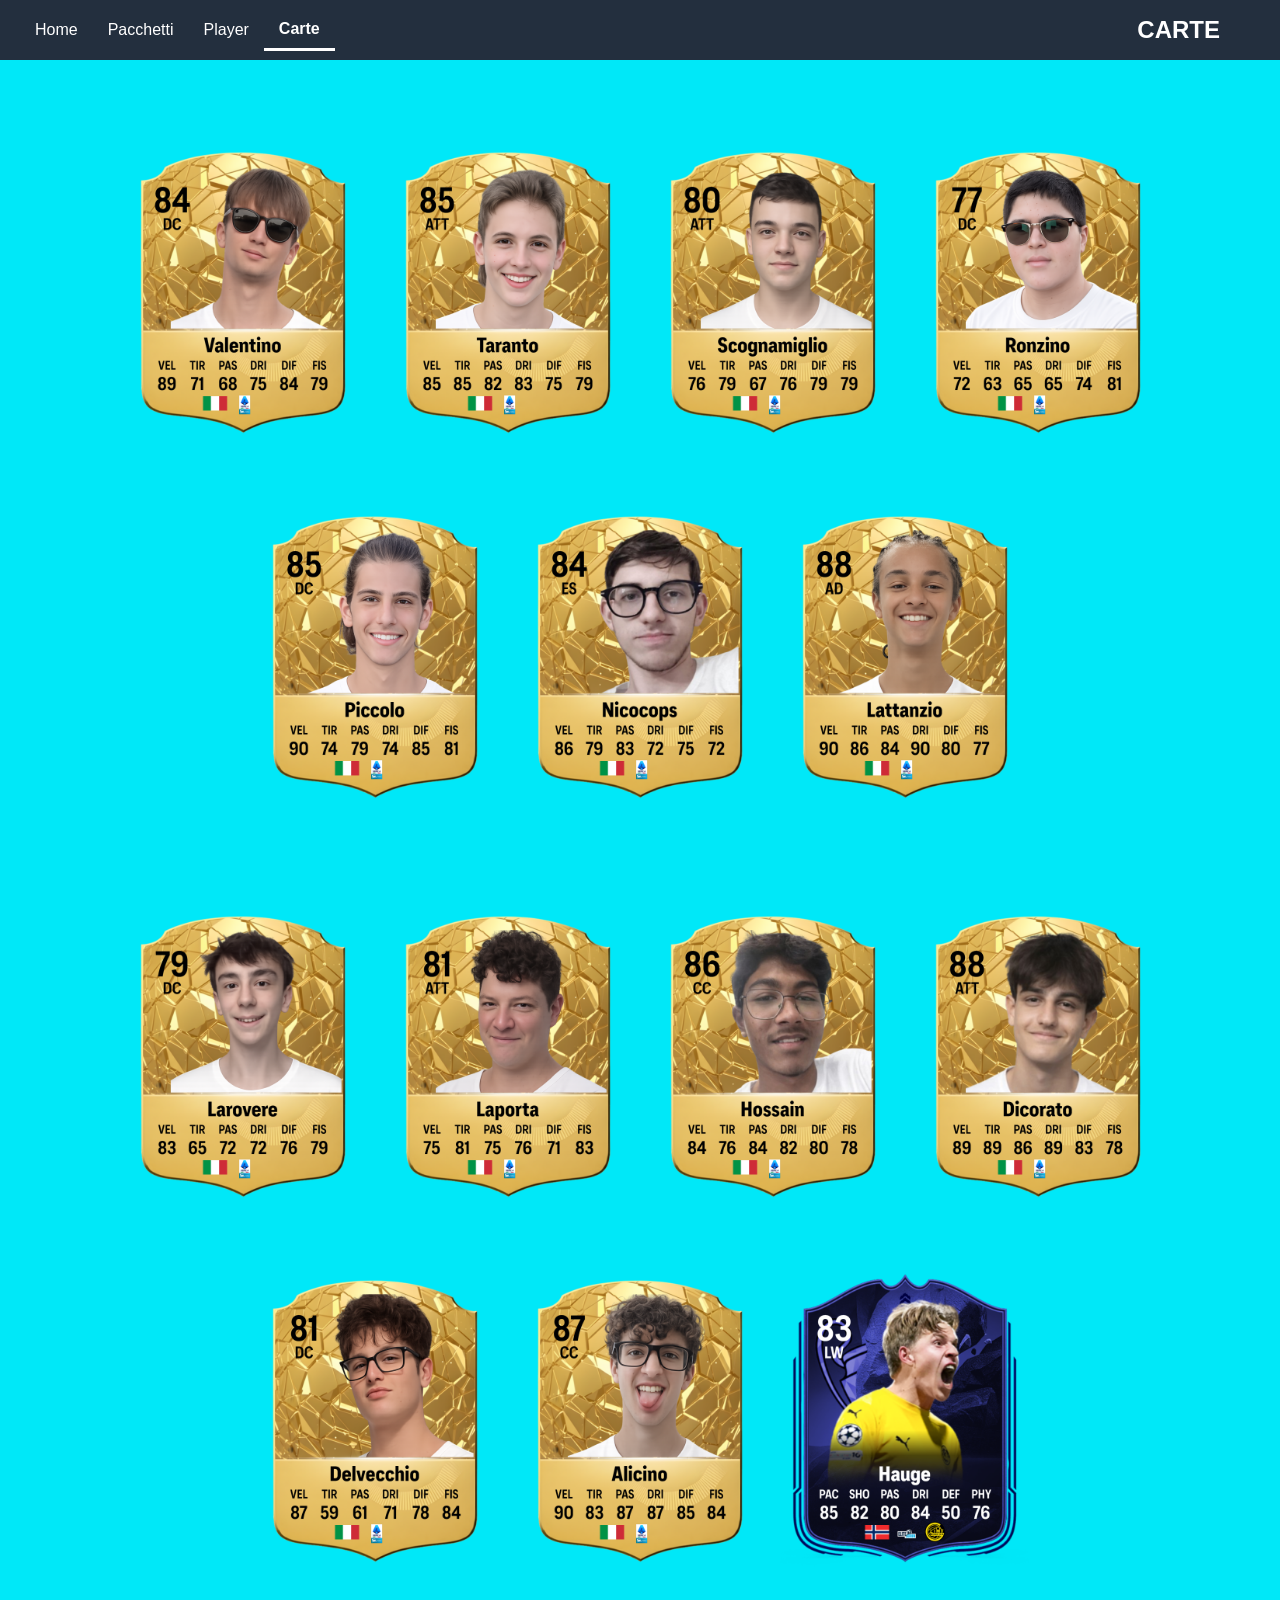
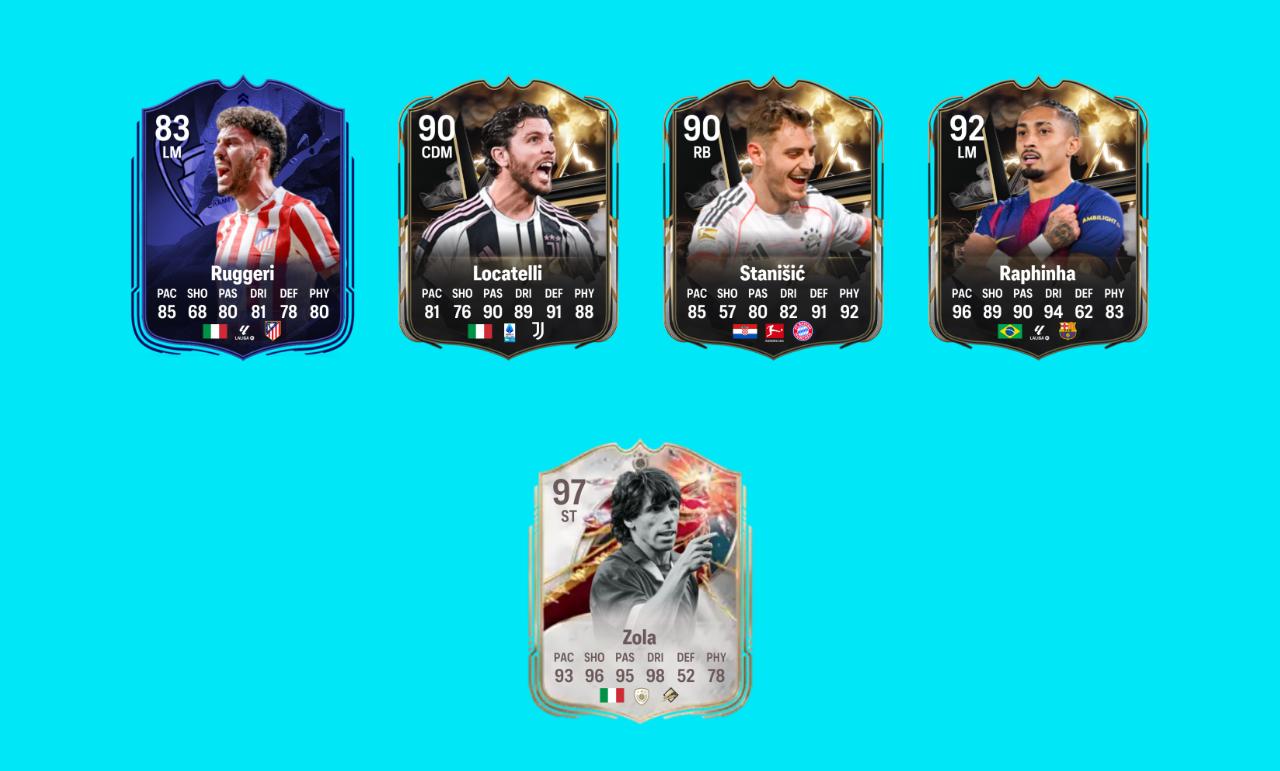
<file: carte.html>
<html>
<head>
        <meta name="viewport" content="width=device-width, initial-scale=1.0">

    <title>CARTE</title>
    <link rel="stylesheet" type="text/css" href="stile.css">
</head>
<body>
    <nav class="navbar">
        <a href="index.html" class="nav-item">Home</a>
        <a href="pacchetti.html" class="nav-item">Pacchetti</a>
        <a href="player.html" class="nav-item">Player</a>
        <a href="carte.html" class="nav-item active">Carte</a>
        <h1 class="nav-title">CARTE</h1>
    </nav> <!-- PRIMA CHIUDI LA NAVBAR -->

    <!-- ORA METTI LE CARTE FUORI DALLA NAVBAR -->
    <div class="deck-carte">
        <img src="Valentino_1.png" class="fifa-card">
        <img src="Taranto.png" class="fifa-card">
        <img src="Scognamiglio.png" class="fifa-card">
        <img src="Ronzino.png" class="fifa-card">
        <img src="Piccolo.png" class="fifa-card">
        <img src="Nicocops.png" class="fifa-card">
        <img src="Lattanzio.png" class="fifa-card">
    </div>
    <div class="deck-carte">
        <img src="Larovere.png" class="fifa-card">
        <img src="Laporta.png" class="fifa-card">
        <img src="Hossain.png" class="fifa-card">
        <img src="Dicorato.png" class="fifa-card">
        <img src="Delvecchio_1.png" class="fifa-card">
        <img src="Alicino.png" class="fifa-card">
        <img src="Hauge.png" class="fifa-card">
    </div>
    <div class="deck-carte">
        <img src="Ruggeri.png" class="fifa-card">
        <img src="Locatelli (1).png" class="fifa-card">
        <img src="Stanišić.png" class="fifa-card">
        <img src="Raphinha.png" class="fifa-card">
        <img src="Zola.png" class="fifa-card">
    </div>
    <script src="script.js"></script>
</body>
</html>
</file>
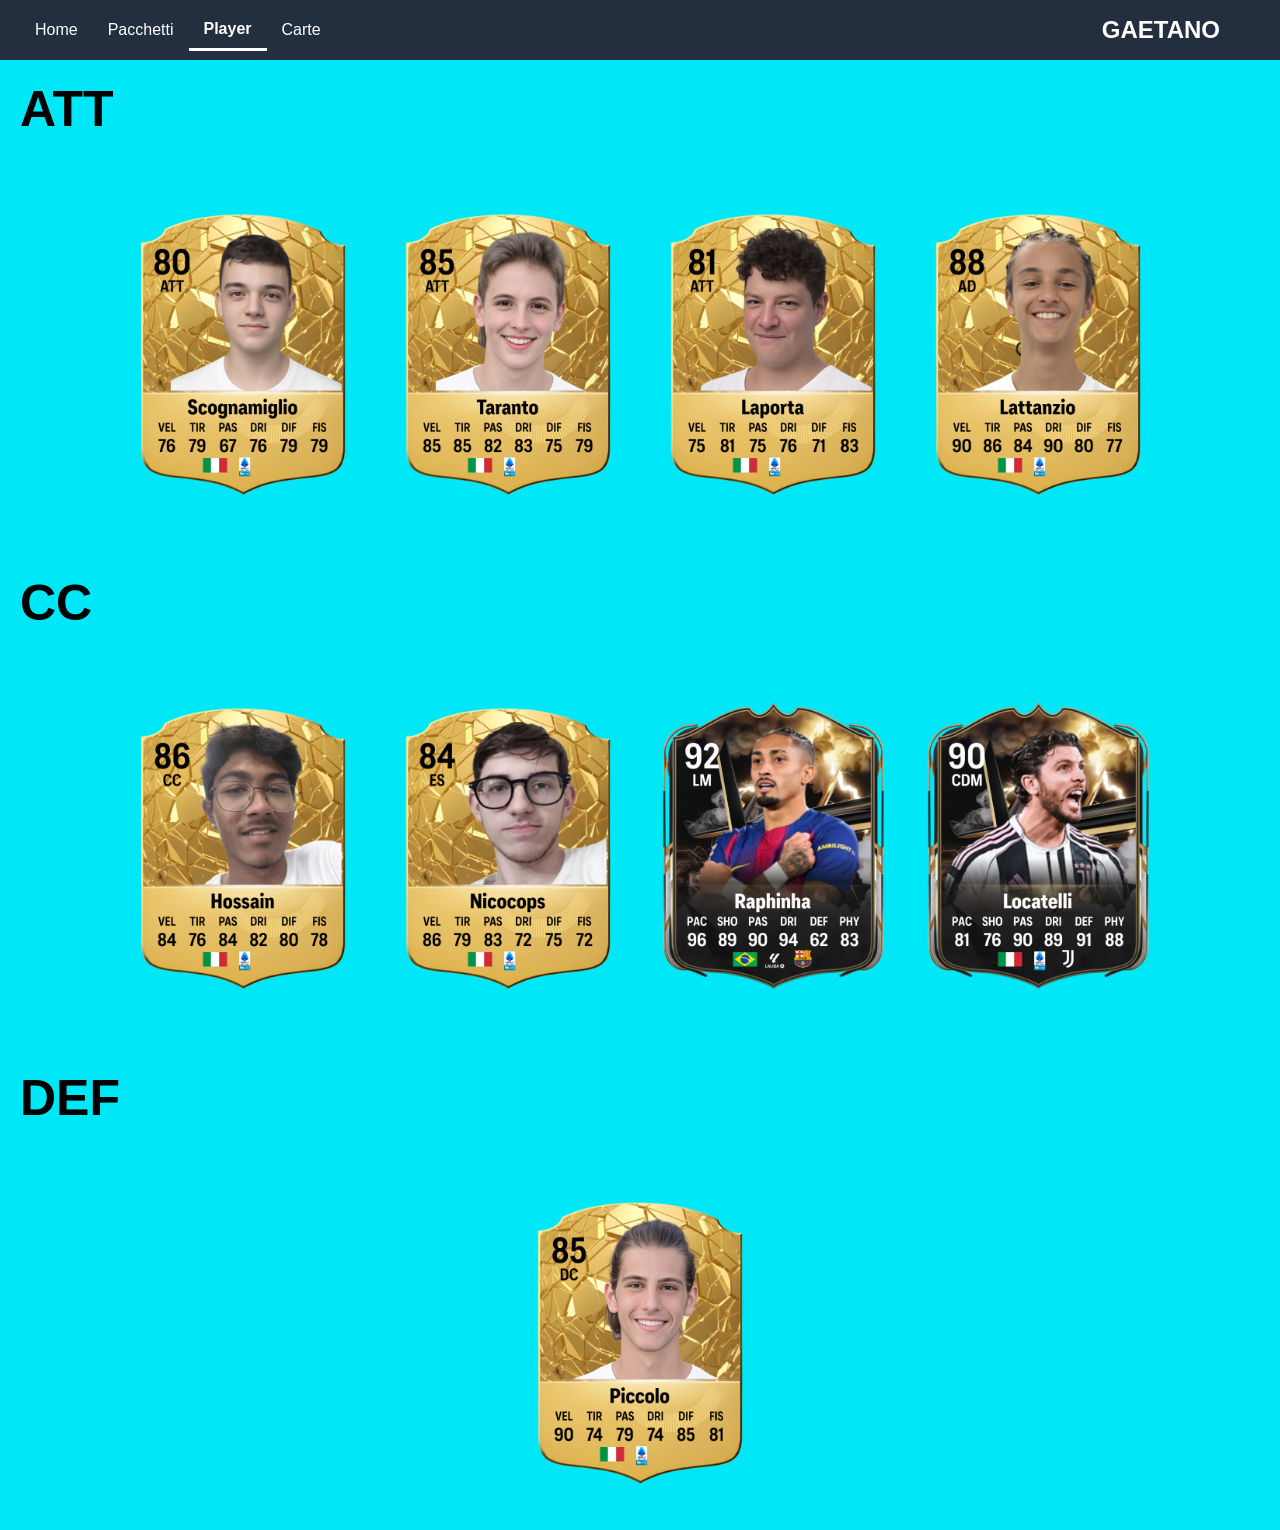
<file: gaetano.html>
<html>
    <head>
                <meta name="viewport" content="width=device-width, initial-scale=1.0">
        <title>GAETANO</title>
          <link rel="stylesheet" type="text/css" href="stile.css">
    </head>
    <body>
                <nav class="navbar">
    <!-- Aggiunta classe 'active' a Home -->
    <a href="index.html" class="nav-item">Home</a>
    <a href="pacchetti.html" class="nav-item">Pacchetti</a>
    <a href="player.html" class="nav-item active">Player</a>
    <a href="carte.html" class="nav-item">Carte</a>

    <h1 class="nav-title">GAETANO</h1>
</nav>
<h1 id="posizione">ATT</h1>
    <div class="deck-carte" style="padding-top: 0px;">
        <img src="Scognamiglio.png" class="fifa-card">
        <img src="Taranto.png" class="fifa-card">
        <img src="Laporta.png" class="fifa-card">
        <img src="Lattanzio.png" class="fifa-card">
    </div>
<h1 id="posizione">CC</h1>
    <div class="deck-carte" style="padding-top: 0px;">
        <img src="Hossain.png" class="fifa-card">
        <img src="Nicocops.png" class="fifa-card">
        <img src="Raphinha.png" class="fifa-card">
        <img src="Locatelli (1).png" class="fifa-card">
    </div>
<h1 id="posizione">DEF</h1>
    <div class="deck-carte" style="padding-top: 0px;">
        <img src="Piccolo.png" class="fifa-card">
    </div>
    <script src="script.js"></script>
    </body>
</html>
</file>
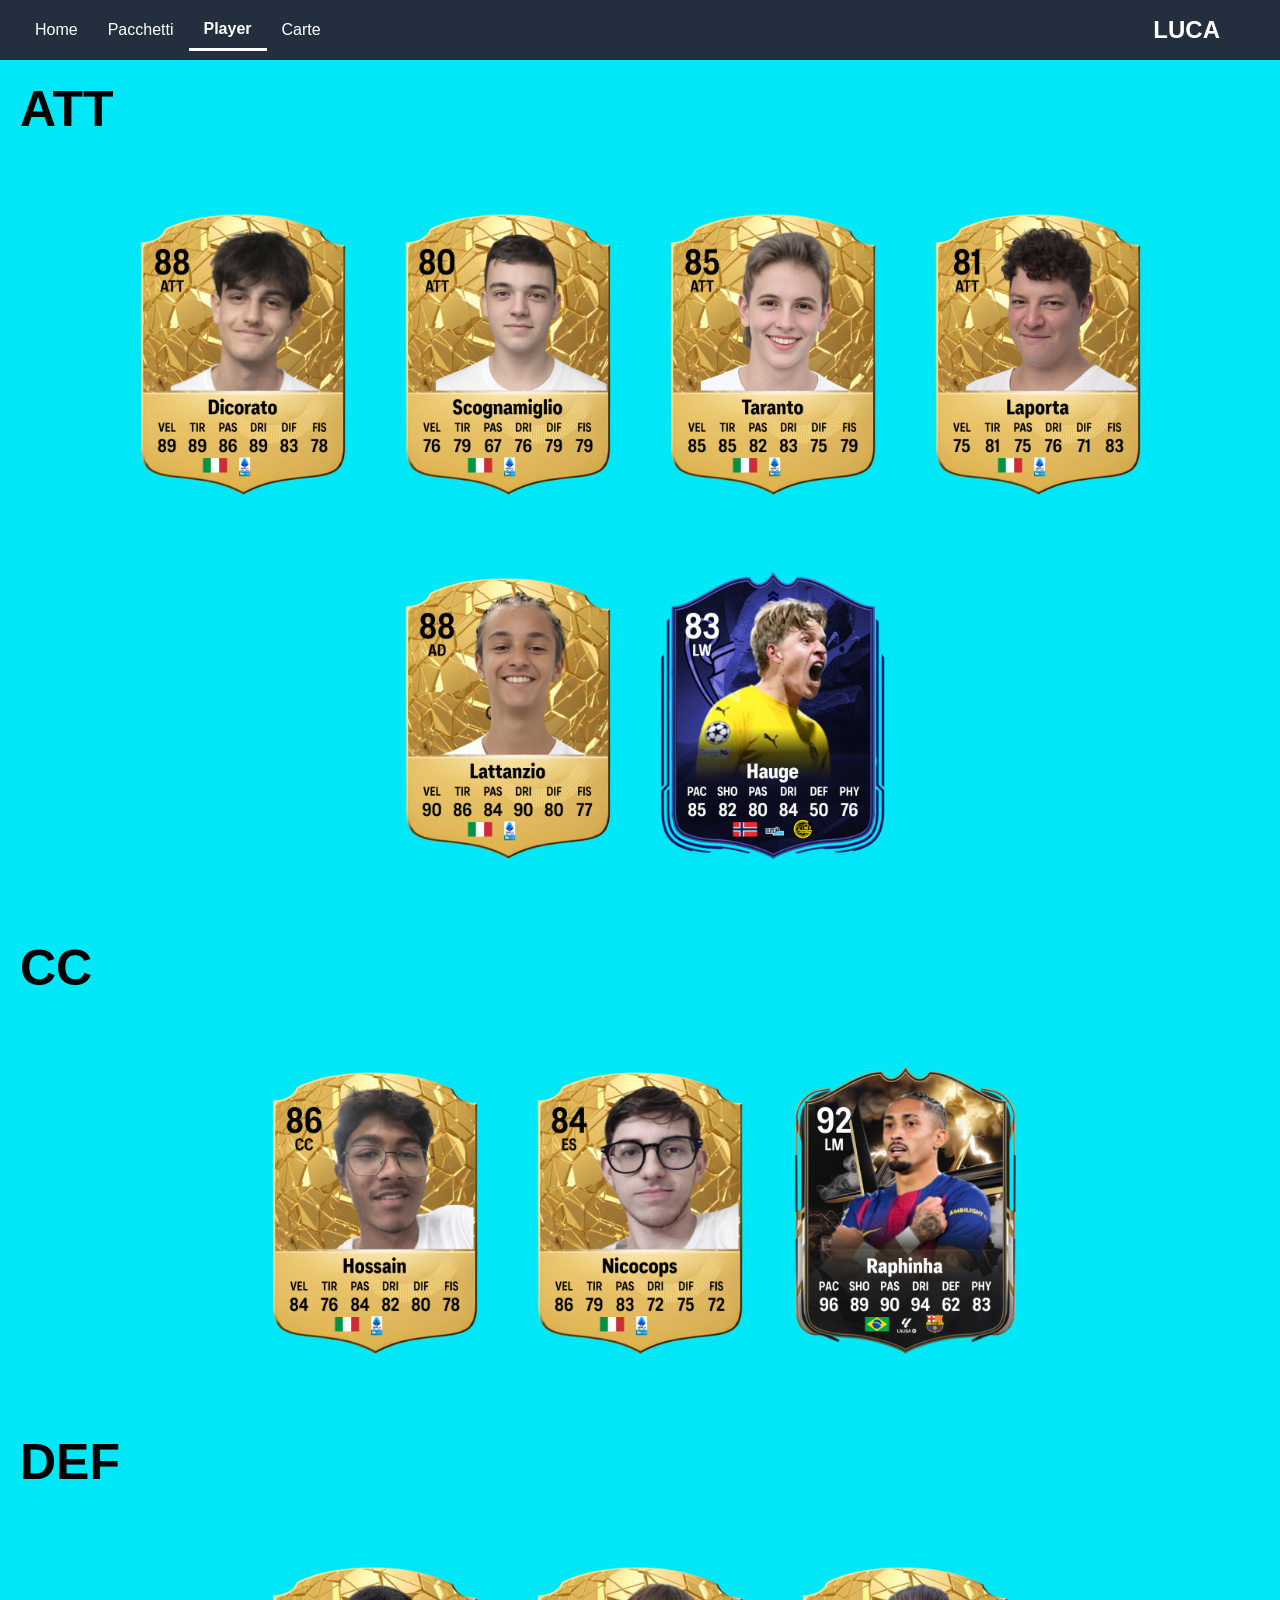
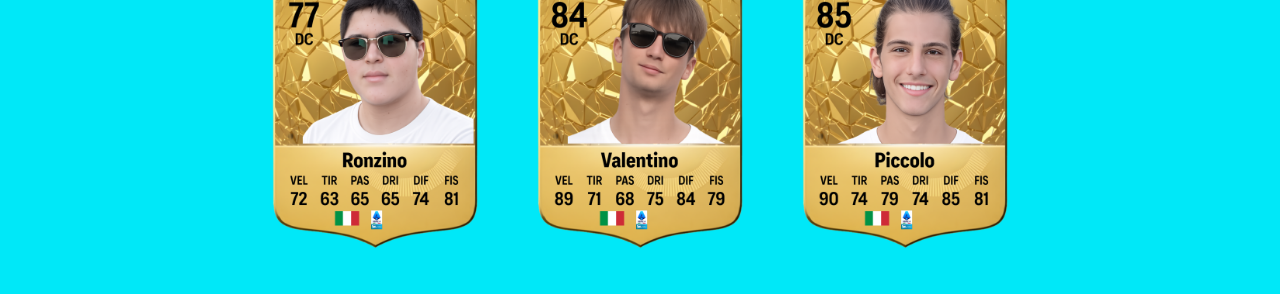
<file: luca.html>
<html>
    <head>
                <meta name="viewport" content="width=device-width, initial-scale=1.0">
        <title>LUCA</title>
          <link rel="stylesheet" type="text/css" href="stile.css">
    </head>
    <body>
                <nav class="navbar">
    <!-- Aggiunta classe 'active' a Home -->
    <a href="index.html" class="nav-item">Home</a>
    <a href="pacchetti.html" class="nav-item">Pacchetti</a>
    <a href="player.html" class="nav-item active">Player</a>
    <a href="carte.html" class="nav-item">Carte</a>

    <h1 class="nav-title">LUCA</h1>
</nav>
<h1 id="posizione">ATT</h1>
    <div class="deck-carte" style="padding-top: 0px;">
        <img src="Dicorato.png" class="fifa-card">
        <img src="Scognamiglio.png" class="fifa-card">
        <img src="Taranto.png" class="fifa-card">
        <img src="Laporta.png" class="fifa-card">
        <img src="Lattanzio.png" class="fifa-card">
        <img src="Hauge.png" class="fifa-card">
    </div>
<h1 id="posizione">CC</h1>
    <div class="deck-carte" style="padding-top: 0px;">
        <img src="Hossain.png" class="fifa-card">
        <img src="Nicocops.png" class="fifa-card">
        <img src="Raphinha.png" class="fifa-card">
    </div>
<h1 id="posizione">DEF</h1>
    <div class="deck-carte" style="padding-top: 0px;">
        <img src="Ronzino.png" class="fifa-card">
        <img src="Valentino_1.png" class="fifa-card">
        <img src="Piccolo.png" class="fifa-card">
    </div>
    <script src="script.js"></script>
    </body>
</html>
</file>
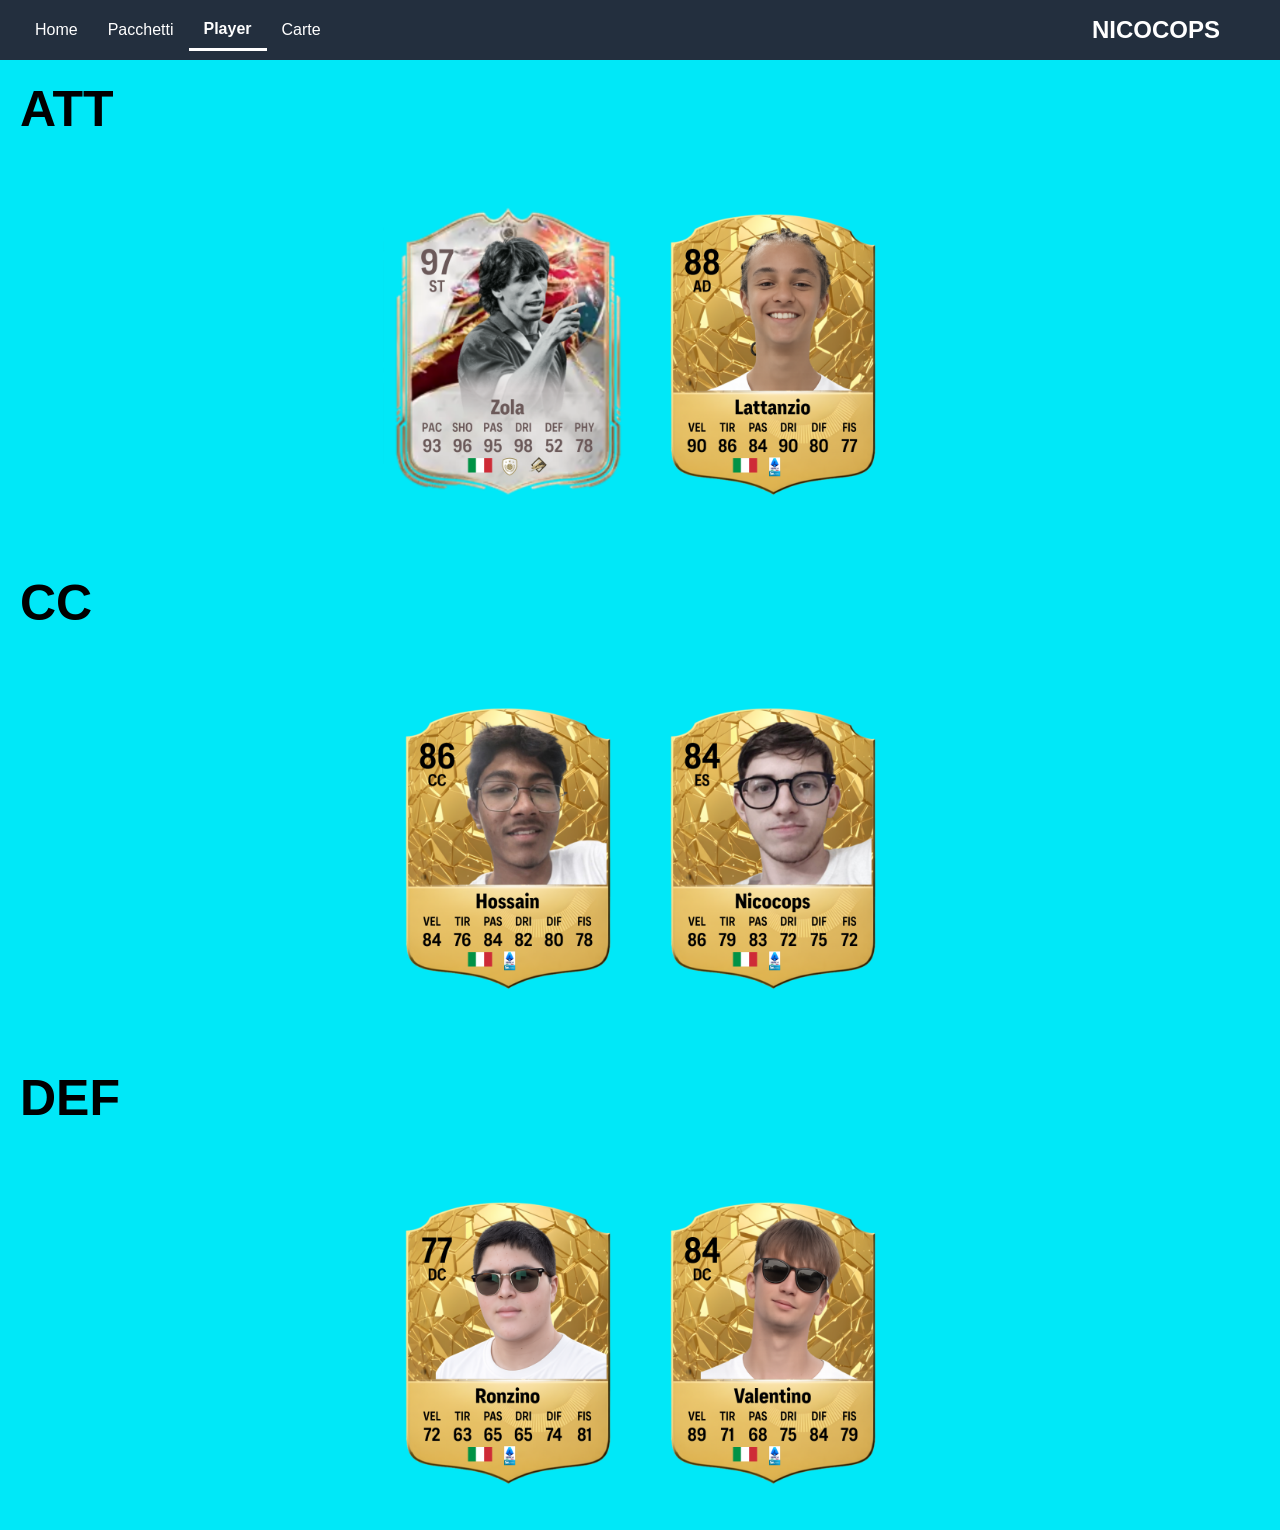
<file: nicocops.html>
<html>
    <head>
                <meta name="viewport" content="width=device-width, initial-scale=1.0">
        <title>NICOCOPS</title>
          <link rel="stylesheet" type="text/css" href="stile.css">
    </head>
    <body>
                <nav class="navbar">
    <!-- Aggiunta classe 'active' a Home -->
    <a href="index.html" class="nav-item">Home</a>
    <a href="pacchetti.html" class="nav-item">Pacchetti</a>
    <a href="player.html" class="nav-item active">Player</a>
    <a href="carte.html" class="nav-item">Carte</a>

    <h1 class="nav-title">NICOCOPS</h1>
</nav>
<h1 id="posizione">ATT</h1>
    <div class="deck-carte" style="padding-top: 0px;">
        <img src="Zola.png" class="fifa-card">
        <img src="Lattanzio.png" class="fifa-card">
    </div>
<h1 id="posizione">CC</h1>
    <div class="deck-carte" style="padding-top: 0px;">
        <img src="Hossain.png" class="fifa-card">
        <img src="Nicocops.png" class="fifa-card">
    </div>
<h1 id="posizione">DEF</h1>
    <div class="deck-carte" style="padding-top: 0px;">
        <img src="Ronzino.png" class="fifa-card">
        <img src="Valentino_1.png" class="fifa-card">
    </div>
    <script src="script.js"></script>
    </body>
</html>
</file>
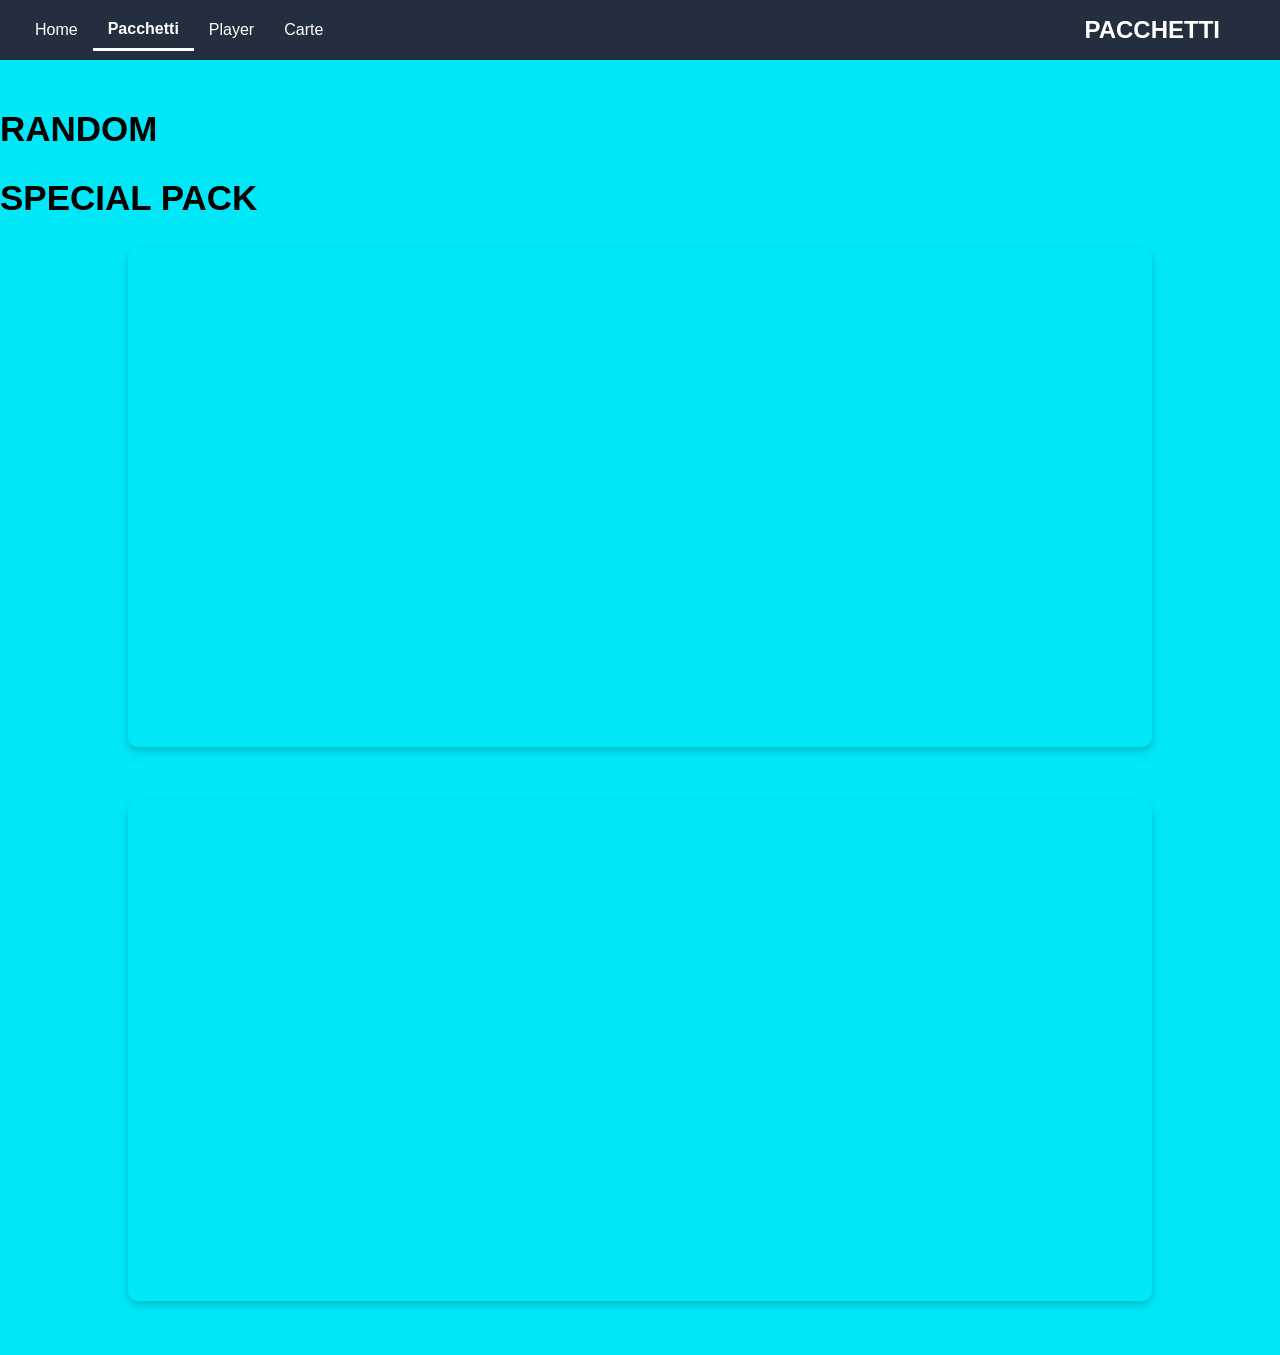
<file: pacchetti.html>
<!DOCTYPE html>
<html lang="it">
<head>
    <meta charset="UTF-8">
    <link rel="stylesheet" type="text/css" href="stile.css">
    <title>PACCHETTI</title>
    <style>
        /* Aggiunta rapida per centrare le ruote */
        .container-ruota {
            text-align: center;
            margin-bottom: 50px;
        }
        iframe {
            border: none;
            border-radius: 10px;
            box-shadow: 0 4px 8px rgba(0,0,0,0.2);
        }

    </style>
</head>
<body>
            <meta name="viewport" content="width=device-width, initial-scale=1.0">
        <div id="overlay" class="overlay"></div>

    <!-- Barra di Navigazione -->
<nav class="navbar">
    <!-- Aggiunta classe 'active' a Home -->
    <a href="index.html" class="nav-item">Home</a>
    <a href="pacchetti.html" class="nav-item active">Pacchetti</a>
    <a href="player.html" class="nav-item">Player</a>
    <a href="carte.html" class="nav-item">Carte</a>

    <h1 class="nav-title">PACCHETTI</h1>
</nav>
        <h2><a href="#random">RANDOM </a></h2>
        <h2><a href="#special_pack">SPECIAL PACK </a></h2>
    <!-- PACCHETTO 1 -->
    <div class="container-ruota">
        <!-- Sostituisci l'URL qui sotto con quello della tua ruota salvata -->
        <iframe id="random" src="https://wheelofnames.com/ckd-wqn" width="80%" height="500px"></iframe>
    </div>

    <!-- PACCHETTO 2 (Esempio di come aggiungerne un altro) -->
    <div class="container-ruota">
        <!-- Ogni iframe deve avere un link diverso per essere indipendente -->
        <iframe id="special_pack" src="https://wheelofnames.com/sda-se8" width="80%" height="500px"></iframe>
    </div>
    <script src="script.js"></script>
</body>
</html>
</file>
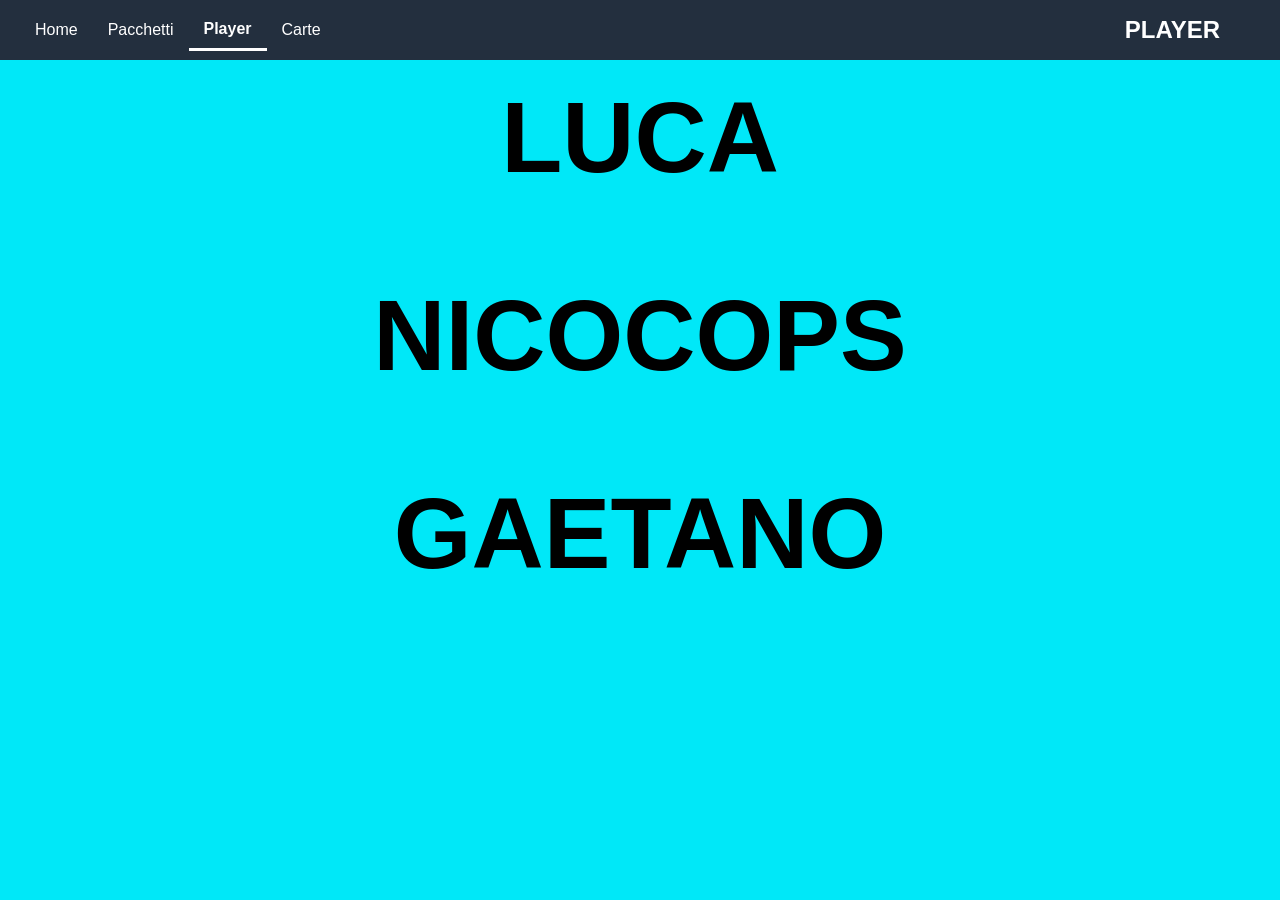
<file: player.html>
<html>
    <head>
                <meta name="viewport" content="width=device-width, initial-scale=1.0">
        <title>PLAYER</title>
          <link rel="stylesheet" type="text/css" href="stile.css">
    </head>
    <body>
        <nav class="navbar">
    <!-- Aggiunta classe 'active' a Home -->
    <a href="index.html" class="nav-item">Home</a>
    <a href="pacchetti.html" class="nav-item">Pacchetti</a>
    <a href="player.html" class="nav-item active">Player</a>
    <a href="carte.html" class="nav-item">Carte</a>

    <h1 class="nav-title">PLAYER</h1>
</nav>
        <h2 id="centro"><a href="luca.html">LUCA</a></h2>
        <h2 id="centro"><a href="nicocops.html">NICOCOPS</a></h2>
        <h2 id="centro"><a href="gaetano.html">GAETANO</a></h2>
       <script src="script.js"></script>
    </body>
</html>
</file>
<file: stile.css>
body {
    background-color: rgb(0, 232, 248);
    margin: 0;
    padding-top: 80px; /* Aumentato per dare respiro sotto la navbar */
}

/* --- MODIFICA FONDAMENTALE PER IL DECK --- */
.deck-carte {
    display: flex;
    flex-direction: row;
    flex-wrap: wrap;      /* FONDAMENTALE: permette alle carte di andare a capo */
    justify-content: center; /* Centra le carte negli schermi piccoli */
    gap: 15px;            /* Aumentato lo spazio tra le carte per chiarezza */
    padding: 20px;        /* Padding uniforme invece di solo a sinistra */
    margin-top: 10px;
}

.fifa-card {
    width: 250px;         /* Larghezza base */
    max-width: 45%;       /* Impedisce che la carta sia più grande di metà schermo su telefoni piccoli */
    height: auto;
    display: block;
    transition: transform 0.3s ease; /* Transizione fluida per l'hover */
}

/* --- OTTIMIZZAZIONE PER SCHERMI PICCOLI (MEDIA QUERIES) --- */
@media (max-width: 768px) {
    .nav-title {
        display: none;    /* Nasconde "FIFA 23" su schermi molto piccoli per far spazio ai link */
    }
    
    .navbar {
        justify-content: center;
        padding: 0 10px;
    }

    .fifa-card {
        width: 180px;     /* Rimpicciolisce le carte sui tablet/telefoni */
    }
}

@media (max-width: 480px) {
    .fifa-card {
        width: 140px;     /* Ancora più piccole sui telefoni stretti */
    }
    
    .nav-item {
        font-size: 14px;  /* Testo menu più piccolo */
        padding: 5px 8px;
    }
}

/* --- RESTO DEL TUO CODICE (Pulito e mantenuto) --- */

h2 { font-family: sans-serif; font-size: 35px; }
#centro { font-family: sans-serif; font-size: 100px; text-align: center; padding-top: 50px30px;}
#posizione{font-family: sans-serif; font-size: 50px; padding-left: 20px;}
a:link, a:visited { color: black; text-decoration: none; }

.navbar {
    background-color: #232f3e;
    display: flex;
    align-items: center;
    padding: 0 20px;
    height: 60px;
    position: fixed;
    top: 0;
    width: 100%;
    z-index: 1000;
    transition: top 0.3s;
    box-sizing: border-box; /* Assicura che il padding non sballi la larghezza 100% */
}

.nav-title {
    color: white;
    font-family: sans-serif;
    font-size: 24px;
    margin-left: auto;
    padding-right: 40px;
}

.nav-item {
    color: white !important;
    text-decoration: none;
    padding: 10px 15px;
    font-size: 16px;
    font-family: sans-serif;
}

.nav-item:hover { border: 1px solid white; }
.nav-item.active { border-bottom: 3px solid white; font-weight: bold; }

.fifa-card:hover {
    transform: scale(1.05); /* Ridotto leggermente per evitare che esca dallo schermo */
    z-index: 10;
}
</file>
